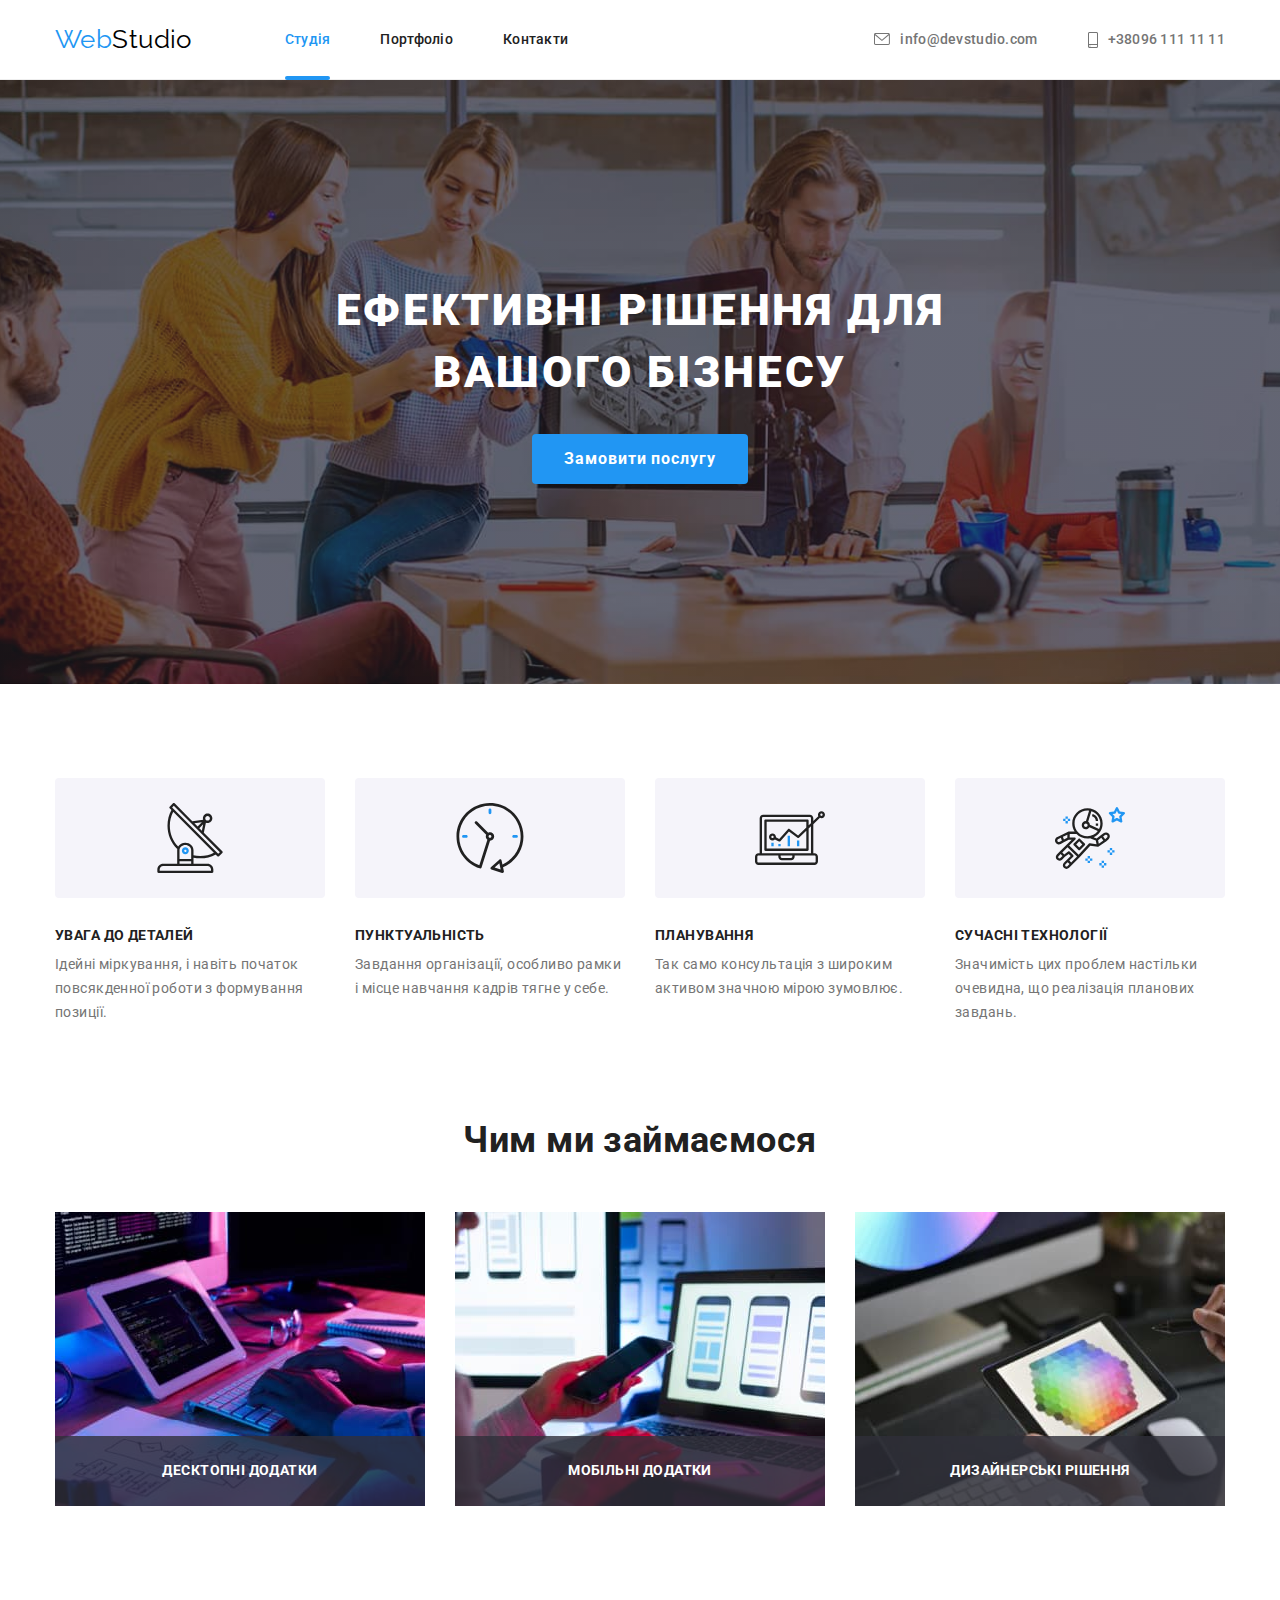
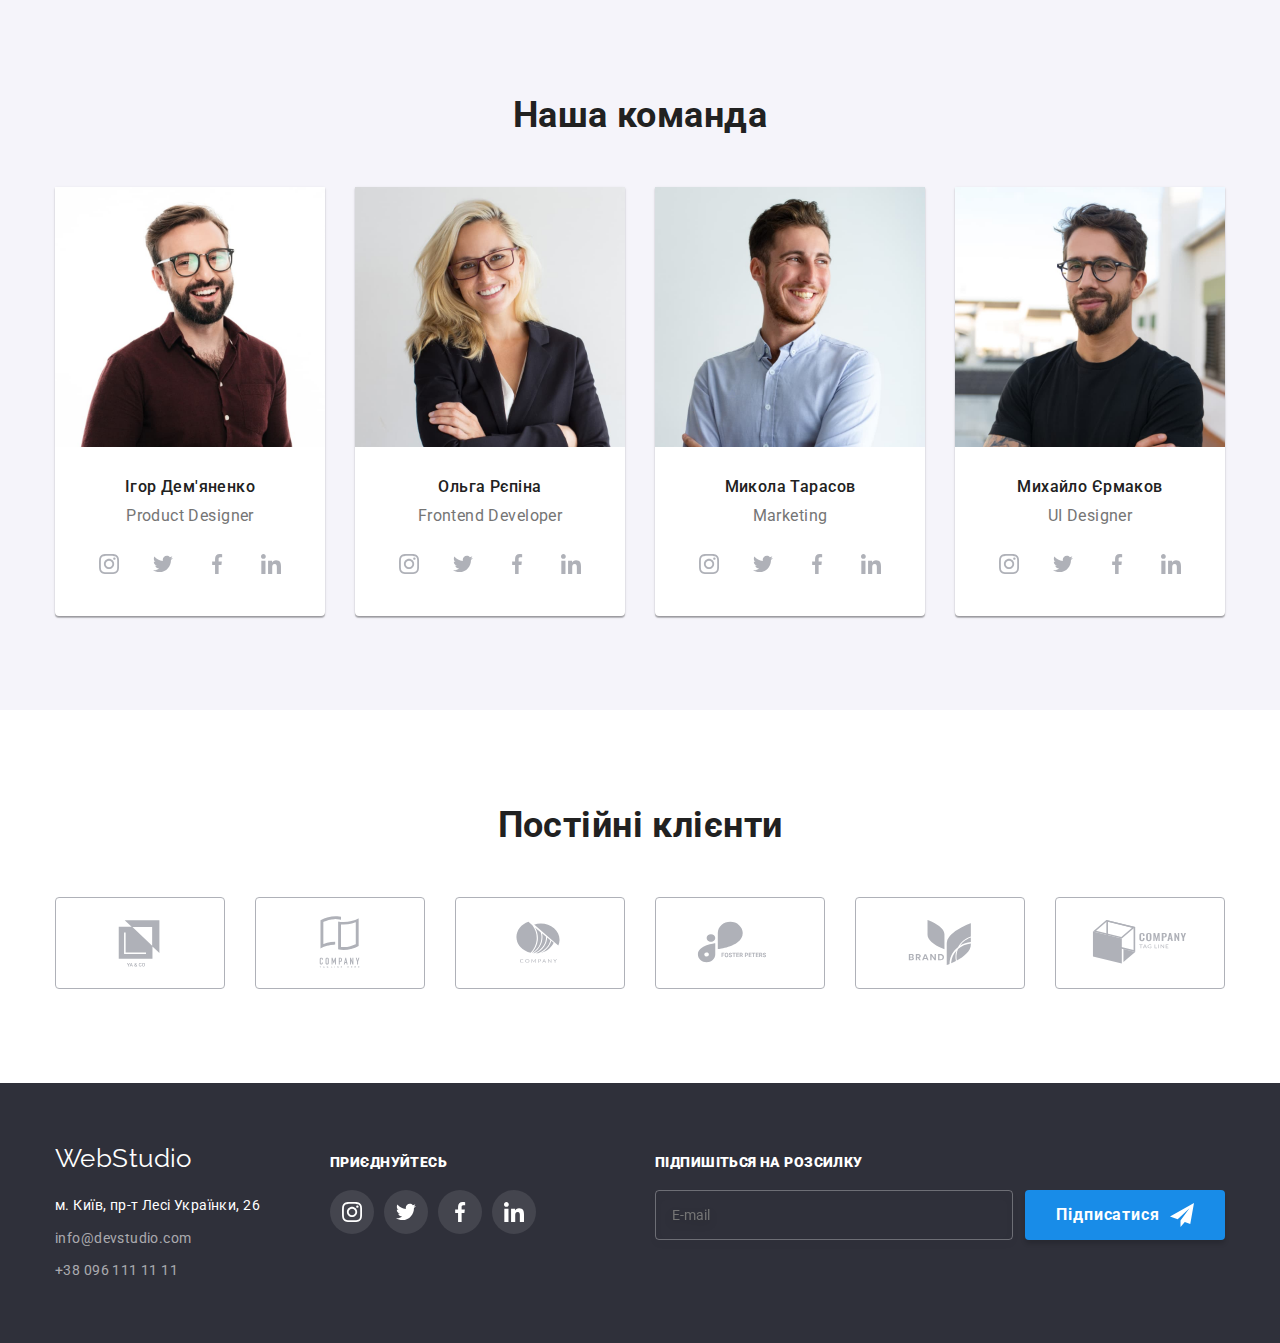
<file: index.html>
<!DOCTYPE html>
<html lang="uk">
  <head>
    <meta charset="UTF-8" />
    <meta http-equiv="X-UA-Compatible" content="IE=edge" />
    <meta name="viewport" content="width=device-width, initial-scale=1.0" />
    <title>Студія</title>
    <link
      href="https://fonts.googleapis.com/css2?family=Raleway:wght@700&family=Roboto:wght@400;500;700;900&display=swap"
      rel="stylesheet"
    />
    <link
      rel="stylesheet"
      href="https://cdnjs.cloudflare.com/ajax/libs/modern-normalize/1.1.0/modern-normalize.min.css"
    />
    <link rel="stylesheet" href="./css/main.min.css" />
  </head>
  <body>
    <header class="header">
      <div class="header__container container">
        <nav class="header__nav">
          <a href="./index.html" class="header__logo"><span class="logo-web">Web</span>Studio</a>
          <ul class="header__list list">
            <li>
              <a href="./index.html" class="header__link link header__link-current">Студія</a>
            </li>
            <li><a href="./portfolio.html" class="header__link link">Портфоліо</a></li>
            <li><a href="" class="header__link link">Контакти</a></li>
          </ul>
        </nav>
        <ul class="info list">
          <li>
            <a href="mailto:info@devstudio.com" class="info__link link">
              <svg class="info__mail" width="16px" height="12px">
                <use href="./images/symbol-defs-contact.svg#icon-mail"></use>
              </svg>
              info@devstudio.com</a
            >
          </li>
          <li>
            <a href="tel:+380961111111" class="info__link link">
              <svg class="info__tel" width="10px" height="16px">
                <use href="./images/symbol-defs-contact.svg#icon-tel"></use>
              </svg>
              +38096 111 11 11</a
            >
          </li>
        </ul>
      </div>
    </header>

    <main>
      <!-- Hero section-->
      <section class="hero">
        <div class="container">
          <h1 class="hero__title">Ефективні рішення для вашого бізнесу</h1>
          <button type="button" class="hero__btn" data-modal-open>Замовити послугу</button>
        </div>
      </section>
      <!-- Specialty -->
      <section class="specialty">
        <div class="container">
          <h2 class="visually-hidden">Особливості</h2>
          <ul class="specialty__list list">
            <li class="specialty__item">
              <div class="specialty__img">
                <svg class="specialty__icon" width="70px" height="70px">
                  <use href="./images/symbol-defs-specialty.svg#icon-antenna"></use>
                </svg>
              </div>
              <h3 class="specialty__title">Увага до деталей</h3>
              <p class="specialty__text">
                Ідейні міркування, і навіть початок повсякденної роботи з формування позиції.
              </p>
            </li>
            <li class="specialty__item">
              <div class="specialty__img">
                <svg class="specialty__icon" width="70px" height="70px">
                  <use href="./images/symbol-defs-specialty.svg#icon-clock"></use>
                </svg>
              </div>
              <h3 class="specialty__title">Пунктуальність</h3>
              <p class="specialty__text">
                Завдання організації, особливо рамки і місце навчання кадрів тягне у себе.
              </p>
            </li>
            <li class="specialty__item">
              <div class="specialty__img">
                <svg class="specialty__icon" width="70px" height="70px">
                  <use href="./images/symbol-defs-specialty.svg#icon-diagram"></use>
                </svg>
              </div>
              <h3 class="specialty__title">Планування</h3>
              <p class="specialty__text">
                Так само консультація з широким активом значною мірою зумовлює.
              </p>
            </li>
            <li class="specialty__item">
              <div class="specialty__img">
                <svg class="specialty__icon" width="70px" height="70px">
                  <use href="./images/symbol-defs-specialty.svg#icon-astronaut"></use>
                </svg>
              </div>
              <h3 class="specialty__title">Сучасні технології</h3>
              <p class="specialty__text">
                Значимість цих проблем настільки очевидна, що реалізація планових завдань.
              </p>
            </li>
          </ul>
        </div>
      </section>
      <!-- What do we do? -->
      <section class="works">
        <div class="container">
          <h2 class="section-title">Чим ми займаємося</h2>
          <ul class="works__list list">
            <li class="works__item">
              <div class="works__position">
                <img
                  src="./images/img-work-1.jpg"
                  alt="Тип діяльності компанії"
                  width="370"
                  height="294"
                />
                <div class="works__container"><p class="works__text">Десктопні додатки</p></div>
              </div>
            </li>
            <li class="works__item">
              <div class="works__position">
                <img
                  src="./images/img-work-2.jpg"
                  alt="Тип діяльності компанії"
                  width="370"
                  height="294"
                />
                <div class="works__container"><p class="works__text">Мобільні додатки</p></div>
              </div>
            </li>
            <li class="works__item">
              <div class="works__position">
                <img
                  src="./images/img-work-3.jpg"
                  alt="Тип діяльності компанії"
                  width="370"
                  height="294"
                />
                <div class="works__container"><p class="works__text">Дизайнерські рішення</p></div>
              </div>
            </li>
          </ul>
        </div>
      </section>
      <!-- Our team -->
      <section class="team">
        <div class="container">
          <h2 class="section-title">Наша команда</h2>
          <ul class="team__list list">
            <li class="team__item">
              <img src="./images/team-ihor.jpg" alt="Фотографія Ігора" width="270" height="260" />
              <div class="team__container">
                <h3 class="container__title">Ігор Дем'яненко</h3>
                <p class="container__text">Product Designer</p>
                <ul class="social-list list">
                  <li class="social-item">
                    <a href=""
                      ><svg class="social-icon" width="20px" height="20px">
                        <use href="./images/symbol-defs-social.svg#icon-instagram"></use>
                      </svg>
                    </a>
                  </li>
                  <li class="social-item">
                    <a href=""
                      ><svg class="social-icon" width="20px" height="20px">
                        <use href="./images/symbol-defs-social.svg#icon-twitter"></use>
                      </svg>
                    </a>
                  </li>
                  <li class="social-item">
                    <a href=""
                      ><svg class="social-icon" width="20px" height="20px">
                        <use href="./images/symbol-defs-social.svg#icon-facebook"></use>
                      </svg>
                    </a>
                  </li>
                  <li class="social-item">
                    <a href=""
                      ><svg class="social-icon" width="20px" height="20px">
                        <use href="./images/symbol-defs-social.svg#icon-linkedin"></use>
                      </svg>
                    </a>
                  </li>
                </ul>
              </div>
            </li>

            <li class="team__item">
              <img src="./images/team-olga.jpg" alt="Фотографія Ольги" width="270" height="260" />
              <div class="team__container">
                <h3 class="container__title">Ольга Рєпіна</h3>
                <p class="container__text">Frontend Developer</p>
                <ul class="social-list list">
                  <li class="social-item">
                    <a href=""
                      ><svg class="social-icon" width="20px" height="20px">
                        <use href="./images/symbol-defs-social.svg#icon-instagram"></use>
                      </svg>
                    </a>
                  </li>
                  <li class="social-item">
                    <a href=""
                      ><svg class="social-icon" width="20px" height="20px">
                        <use href="./images/symbol-defs-social.svg#icon-twitter"></use>
                      </svg>
                    </a>
                  </li>
                  <li class="social-item">
                    <a href=""
                      ><svg class="social-icon" width="20px" height="20px">
                        <use href="./images/symbol-defs-social.svg#icon-facebook"></use>
                      </svg>
                    </a>
                  </li>
                  <li class="social-item">
                    <a href=""
                      ><svg class="social-icon" width="20px" height="20px">
                        <use href="./images/symbol-defs-social.svg#icon-linkedin"></use>
                      </svg>
                    </a>
                  </li>
                </ul>
              </div>
            </li>

            <li class="team__item">
              <img
                src="./images/team-mukola.jpg"
                alt="Фотографія Миколи"
                width="270"
                height="260"
              />
              <div class="team__container">
                <h3 class="container__title">Микола Тарасов</h3>
                <p class="container__text">Marketing</p>
                <ul class="social-list list">
                  <li class="social-item">
                    <a href=""
                      ><svg class="social-icon" width="20px" height="20px">
                        <use href="./images/symbol-defs-social.svg#icon-instagram"></use>
                      </svg>
                    </a>
                  </li>
                  <li class="social-item">
                    <a href=""
                      ><svg class="social-icon" width="20px" height="20px">
                        <use href="./images/symbol-defs-social.svg#icon-twitter"></use>
                      </svg>
                    </a>
                  </li>
                  <li class="social-item">
                    <a href=""
                      ><svg class="social-icon" width="20px" height="20px">
                        <use href="./images/symbol-defs-social.svg#icon-facebook"></use>
                      </svg>
                    </a>
                  </li>
                  <li class="social-item">
                    <a href=""
                      ><svg class="social-icon" width="20px" height="20px">
                        <use href="./images/symbol-defs-social.svg#icon-linkedin"></use>
                      </svg>
                    </a>
                  </li>
                </ul>
              </div>
            </li>

            <li class="team__item">
              <img
                src="./images/team-muchail.jpg"
                alt="Фотографія Михайла"
                width="270"
                height="260"
              />
              <div class="team__container">
                <h3 class="container__title">Михайло Єрмаков</h3>
                <p class="container__text">UI Designer</p>
                <ul class="social-list list">
                  <li class="social-item">
                    <a href=""
                      ><svg class="social-icon" width="20px" height="20px">
                        <use href="./images/symbol-defs-social.svg#icon-instagram"></use>
                      </svg>
                    </a>
                  </li>
                  <li class="social-item">
                    <a href=""
                      ><svg class="social-icon" width="20px" height="20px">
                        <use href="./images/symbol-defs-social.svg#icon-twitter"></use>
                      </svg>
                    </a>
                  </li>
                  <li class="social-item">
                    <a href=""
                      ><svg class="social-icon" width="20px" height="20px">
                        <use href="./images/symbol-defs-social.svg#icon-facebook"></use>
                      </svg>
                    </a>
                  </li>
                  <li class="social-item">
                    <a href=""
                      ><svg class="social-icon" width="20px" height="20px">
                        <use href="./images/symbol-defs-social.svg#icon-linkedin"></use>
                      </svg>
                    </a>
                  </li>
                </ul>
              </div>
            </li>
          </ul>
        </div>
      </section>
      <!-- Clients -->
      <section class="clients">
        <div class="container">
          <h2 class="section-title">Постійні клієнти</h2>
          <ul class="clients__list list">
            <li>
              <a href="" class="clients__link"
                ><svg class="clients__svg" width="106" height="60">
                  <use href="./images/symbol-defs-clients.svg#icon-ya-co"></use>
                </svg>
              </a>
            </li>
            <li>
              <a href="" class="clients__link"
                ><svg class="clients__svg" width="106" height="60">
                  <use href="./images/symbol-defs-clients.svg#icon-company-tag-line-here"></use>
                </svg>
              </a>
            </li>
            <li>
              <a href="" class="clients__link"
                ><svg class="clients__svg" width="106" height="60">
                  <use href="./images/symbol-defs-clients.svg#icon-company"></use>
                </svg>
              </a>
            </li>
            <li>
              <a href="" class="clients__link"
                ><svg class="clients__svg" width="106" height="60">
                  <use href="./images/symbol-defs-clients.svg#icon-foster-peters"></use>
                </svg>
              </a>
            </li>
            <li>
              <a href="" class="clients__link"
                ><svg class="clients__svg" width="106" height="60">
                  <use href="./images/symbol-defs-clients.svg#icon-brand"></use>
                </svg>
              </a>
            </li>
            <li>
              <a href="" class="clients__link"
                ><svg class="clients__svg" width="106" height="60">
                  <use href="./images/symbol-defs-clients.svg#icon-company-tag-line"></use>
                </svg>
              </a>
            </li>
          </ul>
        </div>
      </section>
    </main>
    <footer class="footer">
      <div class="container footer-container">
        <div class="footer-adress">
          <a href="./index.html" class="footer-logo"><span class="logo-web">Web</span>Studio</a>
          <address>
            <ul class="footer-list list">
              <li class="adress link">
                <a
                  href="https://goo.gl/maps/cVfSzYXmB4WcppVj6"
                  target="_blank"
                  rel="noopener noreferrer"
                  >м. Київ, пр-т Лесі Українки, 26</a
                >
              </li>
              <li>
                <a href="mailto:info@devstudio.com" class="footer-link link">info@devstudio.com</a>
              </li>
              <li>
                <a href="tel:+380961111111" class="footer-link link">+38 096 111 11 11</a>
              </li>
            </ul>
          </address>
        </div>
        <div class="footer-social">
          <p class="footer-social-text"><strong>приєднуйтесь</strong></p>
          <ul class="footer-social-list list">
            <li class="social-footer-item">
              <a href=""
                ><svg class="social-icon-footer" width="20px" height="20px">
                  <use href="./images/symbol-defs-social.svg#icon-instagram"></use>
                </svg>
              </a>
            </li>
            <li class="social-footer-item">
              <a href=""
                ><svg class="social-icon-footer" width="20px" height="20px">
                  <use href="./images/symbol-defs-social.svg#icon-twitter"></use>
                </svg>
              </a>
            </li>
            <li class="social-footer-item">
              <a href=""
                ><svg class="social-icon-footer" width="20px" height="20px">
                  <use href="./images/symbol-defs-social.svg#icon-facebook"></use>
                </svg>
              </a>
            </li>
            <li class="social-footer-item">
              <a href=""
                ><svg class="social-icon-footer" width="20px" height="20px">
                  <use href="./images/symbol-defs-social.svg#icon-linkedin"></use>
                </svg>
              </a>
            </li>
          </ul>
        </div>
        <div class="footer-feedback">
          <p class="footer-form-title"><strong>Підпишіться на розсилку</strong></p>
          <form class="footer-form">
            <label for="footer-email"></label>
            <input
              type="email"
              name="footer-email"
              id="footer-email"
              placeholder="E-mail"
              required
            />
            <button type="submit" class="footer-btn">
              Підписатися
              <svg>
                <use
                  href="./images/modal-icon.svg#icon-footer-send"
                  width="24px"
                  height="24px"
                ></use>
              </svg>
            </button>
          </form>
        </div>
      </div>
    </footer>
    <!-- Modal -->
    <div class="backdrop is-hidden" data-modal>
      <div class="modal">
        <button class="close" data-modal-close>
          <svg class="close-btn" width="18" height="18">
            <use href="./images/symbol-defs-specialty.svg#icon-close-btn"></use>
          </svg>
        </button>

        <form class="form-modal">
          <p class="modal-title">Залиште свої дані, ми вам передзвонимо</p>
          <div class="modal-input">
            <label for="name">Ім'я</label>
            <div class="modal-wrap">
              <input type="text" name="name" id="name" required />
              <svg>
                <use href="./images/modal-icon.svg#icon-person" width="18px" height="18px"></use>
              </svg>
            </div>
          </div>
          <div class="modal-input">
            <label for="tel">Телефон</label>
            <div class="modal-wrap">
              <input type="tel" name="tel" id="tel" required />
              <svg>
                <use href="./images/modal-icon.svg#icon-phone" width="18px" height="18px"></use>
              </svg>
            </div>
          </div>
          <div class="modal-input">
            <label for="email">Пошта</label>
            <div class="modal-wrap">
              <input type="email" name="email" id="email" required />
              <svg>
                <use href="./images/modal-icon.svg#icon-email" width="18px" height="18px"></use>
              </svg>
            </div>
          </div>
          <div class="modal-textarea">
            <label for="textarea">Коментар</label>
            <textarea
              name="textarea"
              id="textarea"
              class="modal-textarea-text"
              placeholder="Введіть текст"
            ></textarea>
          </div>
          <div class="modal-checkbox">
            <label for="checkbox"
              ><input
                type="checkbox"
                name="checkbox"
                id="checkbox"
                class="visually-hidden"
                required
              />
              <div class="fake-checkbox">
                <svg>
                  <use href="./images/modal-icon.svg#icon-checked" width="11px" height="8px"></use>
                </svg>
              </div>
              Погоджуюся з розсилкою та приймаю <a href="">Умови договору</a></label
            >
          </div>
          <div class="modal-btn">
            <button type="submit" class="modal-submit">Відправити</button>
          </div>
        </form>
      </div>
    </div>

    <script src="./js/modal.js"></script>
  </body>
</html>
</file>
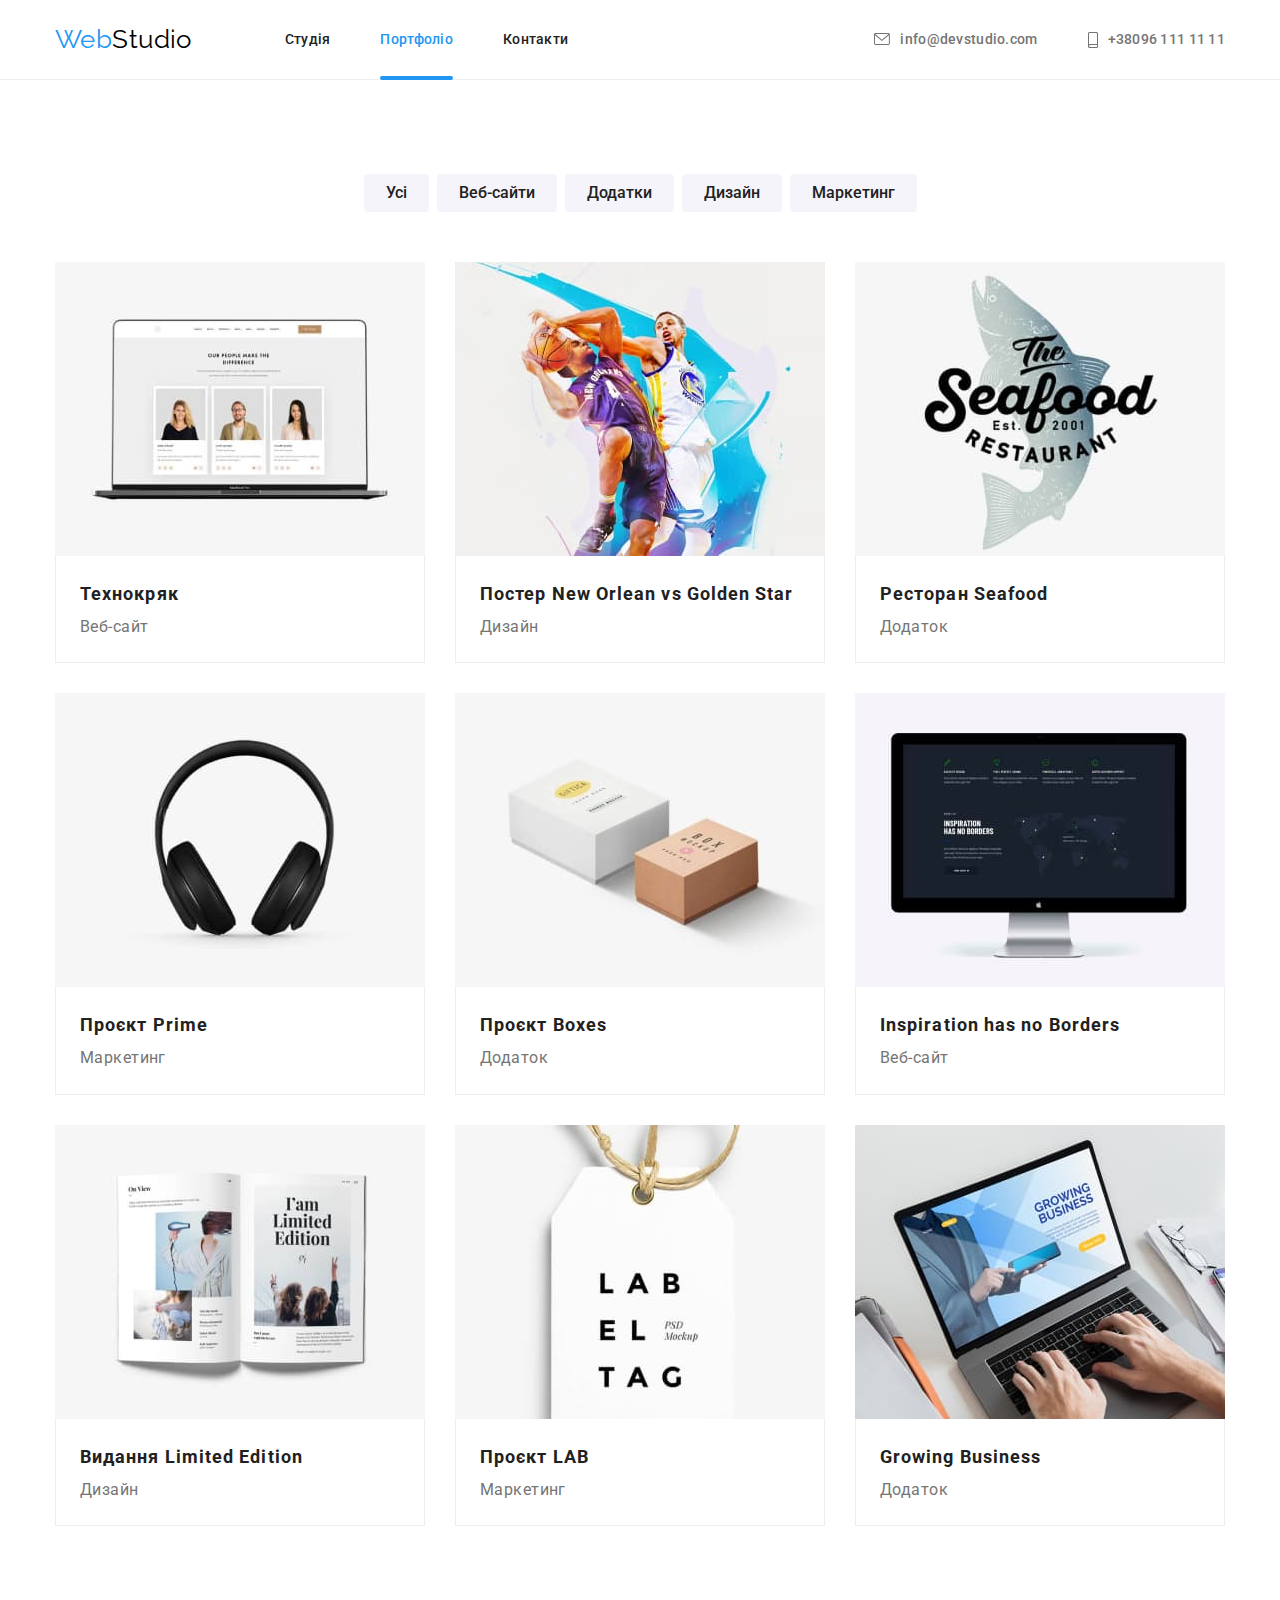
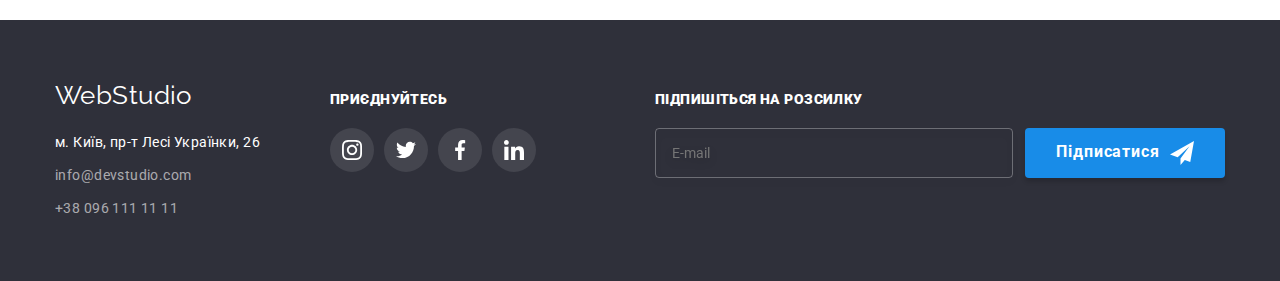
<file: portfolio.html>
<!DOCTYPE html>
<html lang="uk">
  <head>
    <meta charset="UTF-8" />
    <meta http-equiv="X-UA-Compatible" content="IE=edge" />
    <meta name="viewport" content="width=device-width, initial-scale=1.0" />
    <title>Студія</title>
    <link
      href="https://fonts.googleapis.com/css2?family=Raleway:wght@700&family=Roboto:wght@400;500;700;900&display=swap"
      rel="stylesheet"
    />
    <link
      rel="stylesheet"
      href="https://cdnjs.cloudflare.com/ajax/libs/modern-normalize/1.1.0/modern-normalize.min.css"
    />
    <link rel="stylesheet" href="./css/main.min.css" />
  </head>
  <body>
    <header class="header">
      <div class="header__container container">
        <nav class="header__nav">
          <a href="./index.html" class="header__logo"><span class="logo-web">Web</span>Studio</a>
          <ul class="header__list list">
            <li>
              <a href="./index.html" class="header__link link">Студія</a>
            </li>
            <li>
              <a href="./portfolio.html" class="header__link link header__link-current"
                >Портфоліо</a
              >
            </li>
            <li><a href="" class="header__link link">Контакти</a></li>
          </ul>
        </nav>
        <ul class="info list">
          <li>
            <a href="mailto:info@devstudio.com" class="info__link link">
              <svg class="info__mail" width="16px" height="12px">
                <use href="./images/symbol-defs-contact.svg#icon-mail"></use>
              </svg>
              info@devstudio.com</a
            >
          </li>
          <li>
            <a href="tel:+380961111111" class="info__link link">
              <svg class="info__tel" width="10px" height="16px">
                <use href="./images/symbol-defs-contact.svg#icon-tel"></use>
              </svg>
              +38096 111 11 11</a
            >
          </li>
        </ul>
      </div>
    </header>
    <main>
      <section class="main-section">
        <div class="container">
          <h1 class="visually-hidden">Навігація</h1>
          <ul class="btn-list list">
            <li><button type="button" class="portfolio-nav-btn">Усі</button></li>
            <li><button type="button" class="portfolio-nav-btn">Веб-сайти</button></li>
            <li><button type="button" class="portfolio-nav-btn">Додатки</button></li>
            <li><button type="button" class="portfolio-nav-btn">Дизайн</button></li>
            <li><button type="button" class="portfolio-nav-btn">Маркетинг</button></li>
          </ul>

          <ul class="info-list list">
            <li class="portfolio-info-list">
              <a href="">
                <div class="portfolio-img">
                  <img src="./images/portfolio-tehn.jpg" alt="технокряк" width="370" height="294" />
                  <div class="portfolio-info-container">
                    <p class="portfolio-info-text">
                      Ресурс пропонує комплексні пропозиції з різним рівнем функціоналу та сервісів.
                      Все це дозволить відвідувачу отримати вичерпні відомості про компанію чи
                      приватну особу.
                    </p>
                  </div>
                </div>
                <div class="border-title">
                  <h2 class="portfolio-title">Технокряк</h2>
                  <p class="portfolio-text">Веб-сайт</p>
                </div>
              </a>
            </li>
            <li class="portfolio-info-list">
              <a href="">
                <div class="portfolio-img">
                  <img
                    src="./images/portfolio-poster.jpg"
                    alt="Постер New Orlean vs Golden Star"
                    width="370"
                    height="294"
                  />
                  <div class="portfolio-info-container">
                    <p class="portfolio-info-text">
                      Ресурс пропонує комплексні пропозиції з різним рівнем функціоналу та сервісів.
                      Все це дозволить відвідувачу отримати вичерпні відомості про компанію чи
                      приватну особу.
                    </p>
                  </div>
                </div>
                <div class="border-title">
                  <h2 class="portfolio-title">Постер New Orlean vs Golden Star</h2>
                  <p class="portfolio-text">Дизайн</p>
                </div>
              </a>
            </li>
            <li class="portfolio-info-list">
              <a href="">
                <div class="portfolio-img">
                  <img
                    src="./images/portfolio-restaurant.jpg"
                    alt="Ресторан Seafood"
                    width="370"
                    height="294"
                  />
                  <div class="portfolio-info-container">
                    <p class="portfolio-info-text">
                      Ресурс пропонує комплексні пропозиції з різним рівнем функціоналу та сервісів.
                      Все це дозволить відвідувачу отримати вичерпні відомості про компанію чи
                      приватну особу.
                    </p>
                  </div>
                </div>
                <div class="border-title">
                  <h2 class="portfolio-title">Ресторан Seafood</h2>
                  <p class="portfolio-text">Додаток</p>
                </div>
              </a>
            </li>
            <li class="portfolio-info-list">
              <a href="">
                <div class="portfolio-img">
                  <img
                    src="./images/portfolio-prgct-prime.jpg"
                    alt="Проєкт Prime"
                    width="370"
                    height="294"
                  />
                  <div class="portfolio-info-container">
                    <p class="portfolio-info-text">
                      Ресурс пропонує комплексні пропозиції з різним рівнем функціоналу та сервісів.
                      Все це дозволить відвідувачу отримати вичерпні відомості про компанію чи
                      приватну особу.
                    </p>
                  </div>
                </div>
                <div class="border-title">
                  <h2 class="portfolio-title">Проєкт Prime</h2>
                  <p class="portfolio-text">Маркетинг</p>
                </div>
              </a>
            </li>
            <li class="portfolio-info-list">
              <a href="">
                <div class="portfolio-img">
                  <img
                    src="./images/portfolio-prgct-boxes.jpg"
                    alt="Проєкт Boxes"
                    width="370"
                    height="294"
                  />
                  <div class="portfolio-info-container">
                    <p class="portfolio-info-text">
                      Ресурс пропонує комплексні пропозиції з різним рівнем функціоналу та сервісів.
                      Все це дозволить відвідувачу отримати вичерпні відомості про компанію чи
                      приватну особу.
                    </p>
                  </div>
                </div>
                <div class="border-title">
                  <h2 class="portfolio-title">Проєкт Boxes</h2>
                  <p class="portfolio-text">Додаток</p>
                </div>
              </a>
            </li>
            <li class="portfolio-info-list">
              <a href="">
                <div class="portfolio-img">
                  <img
                    src="./images/portfolio-inspiration.jpg"
                    alt="Inspiration has no Borders"
                    width="370"
                    height="294"
                  />
                  <div class="portfolio-info-container">
                    <p class="portfolio-info-text">
                      Ресурс пропонує комплексні пропозиції з різним рівнем функціоналу та сервісів.
                      Все це дозволить відвідувачу отримати вичерпні відомості про компанію чи
                      приватну особу.
                    </p>
                  </div>
                </div>
                <div class="border-title">
                  <h2 class="portfolio-title">Inspiration has no Borders</h2>
                  <p class="portfolio-text">Веб-сайт</p>
                </div>
              </a>
            </li>
            <li class="portfolio-info-list">
              <a href="">
                <div class="portfolio-img">
                  <img
                    src="./images/portfolio-edition.jpg"
                    alt="Видання Limited Edition"
                    width="370"
                    height="294"
                  />
                  <div class="portfolio-info-container">
                    <p class="portfolio-info-text">
                      Ресурс пропонує комплексні пропозиції з різним рівнем функціоналу та сервісів.
                      Все це дозволить відвідувачу отримати вичерпні відомості про компанію чи
                      приватну особу.
                    </p>
                  </div>
                </div>
                <div class="border-title">
                  <h2 class="portfolio-title">Видання Limited Edition</h2>
                  <p class="portfolio-text">Дизайн</p>
                </div>
              </a>
            </li>
            <li class="portfolio-info-list">
              <a href="">
                <div class="portfolio-img">
                  <img
                    src="./images/portfolio-prgct-lab.jpg"
                    alt="Проєкт LAB"
                    width="370"
                    height="294"
                  />
                  <div class="portfolio-info-container">
                    <p class="portfolio-info-text">
                      Ресурс пропонує комплексні пропозиції з різним рівнем функціоналу та сервісів.
                      Все це дозволить відвідувачу отримати вичерпні відомості про компанію чи
                      приватну особу.
                    </p>
                  </div>
                </div>
                <div class="border-title">
                  <h2 class="portfolio-title">Проєкт LAB</h2>
                  <p class="portfolio-text">Маркетинг</p>
                </div>
              </a>
            </li>
            <li class="portfolio-info-list">
              <a href="">
                <div class="portfolio-img">
                  <img
                    src="./images/portfolio-business.jpg"
                    alt="Growing Business"
                    width="370"
                    height="294"
                  />
                  <div class="portfolio-info-container">
                    <p class="portfolio-info-text">
                      Ресурс пропонує комплексні пропозиції з різним рівнем функціоналу та сервісів.
                      Все це дозволить відвідувачу отримати вичерпні відомості про компанію чи
                      приватну особу.
                    </p>
                  </div>
                </div>
                <div class="border-title">
                  <h2 class="portfolio-title">Growing Business</h2>
                  <p class="portfolio-text">Додаток</p>
                </div>
              </a>
            </li>
          </ul>
        </div>
      </section>
    </main>
    <footer class="footer">
      <div class="container footer-container">
        <div class="footer-adress">
          <a href="./index.html" class="footer-logo"><span class="logo-web">Web</span>Studio</a>
          <address>
            <ul class="footer-list list">
              <li class="adress link">
                <a
                  href="https://goo.gl/maps/cVfSzYXmB4WcppVj6"
                  target="_blank"
                  rel="noopener noreferrer"
                  >м. Київ, пр-т Лесі Українки, 26</a
                >
              </li>
              <li>
                <a href="mailto:info@devstudio.com" class="footer-link link">info@devstudio.com</a>
              </li>
              <li>
                <a href="tel:+380961111111" class="footer-link link">+38 096 111 11 11</a>
              </li>
            </ul>
          </address>
        </div>
        <div class="footer-social">
          <p class="footer-social-text"><strong>приєднуйтесь</strong></p>

          <ul class="footer-social-list list">
            <li class="social-footer-item">
              <a href=""
                ><svg class="social-icon-footer" width="20px" height="20px">
                  <use href="./images/symbol-defs-social.svg#icon-instagram"></use>
                </svg>
              </a>
            </li>
            <li class="social-footer-item">
              <a href=""
                ><svg class="social-icon-footer" width="20px" height="20px">
                  <use href="./images/symbol-defs-social.svg#icon-twitter"></use>
                </svg>
              </a>
            </li>
            <li class="social-footer-item">
              <a href=""
                ><svg class="social-icon-footer" width="20px" height="20px">
                  <use href="./images/symbol-defs-social.svg#icon-facebook"></use>
                </svg>
              </a>
            </li>
            <li class="social-footer-item">
              <a href=""
                ><svg class="social-icon-footer" width="20px" height="20px">
                  <use href="./images/symbol-defs-social.svg#icon-linkedin"></use>
                </svg>
              </a>
            </li>
          </ul>
        </div>
        <div class="footer-feedback">
          <p class="footer-form-title"><strong>Підпишіться на розсилку</strong></p>
          <form class="footer-form">
            <label for="footer-email"></label>
            <input type="email" name="footer-email" placeholder="E-mail" required />
            <button type="submit" class="footer-btn">
              Підписатися
              <svg>
                <use
                  href="./images/modal-icon.svg#icon-footer-send"
                  width="24px"
                  height="24px"
                ></use>
              </svg>
            </button>
          </form>
        </div>
      </div>
    </footer>
  </body>
</html>
</file>
<file: css/main.min.css>
:root{--accent-color: #2196f3;--primary-text-color: #757575;--secondary-text-color: #212121;--primary-link-color: #ffffff;--secondary-link-color: #000000;--primary-background-color: #2f303a;--button-active-color: #188ce8;--secondary-background-color: #f5f4fa;--tertiary-link-color: rgba(255, 255, 255, 0.6);--border-color: #eeeeee;--primary-svg-color: #afb1b8}body{font-family:"Roboto",sans-serif;color:var(--primary-text-color);font-size:14px;line-height:1.7;letter-spacing:.03em;background-color:var(--primary-link-color);margin:0}img{display:block}h1,h2,h3,ul,p{margin:0;padding:0}.container{width:1200px;margin:0 auto;padding-left:15px;padding-right:15px}.link:hover,.link:focus{color:var(--accent-color)}.list{list-style:none}.section-title{color:var(--secondary-text-color);font-size:36px;line-height:1.2;text-align:center;margin-bottom:50px}.header{background-color:var(--primary-link-color);border-bottom:1px solid var(--border-color)}.header__container{display:-webkit-box;display:-ms-flexbox;display:flex;-webkit-box-align:center;-ms-flex-align:center;align-items:center}.header__nav{display:-webkit-box;display:-ms-flexbox;display:flex;-webkit-box-align:center;-ms-flex-align:center;align-items:center}.header__logo{color:var(--secondary-link-color);font-family:"Raleway",sans-serif;font-size:26px;line-height:1.2;text-decoration:none;margin-right:93px}.header__logo .logo-web{color:var(--accent-color)}.header__list{display:-webkit-box;display:-ms-flexbox;display:flex}.header__list li:not(:last-child){margin-right:50px}.header__link{display:block;color:var(--secondary-text-color);font-weight:500;line-height:1.1;letter-spacing:.02em;text-decoration:none;padding-top:32px;padding-bottom:32px;-webkit-transition-property:color;transition-property:color;-webkit-transition-duration:250ms;transition-duration:250ms;-webkit-transition-timing-function:cubic-bezier(0.4, 0, 0.2, 1);transition-timing-function:cubic-bezier(0.4, 0, 0.2, 1)}.header__link-current{position:relative;color:var(--accent-color)}.header__link-current::after{content:"";position:absolute;bottom:-1px;display:block;width:100%;height:4px;background-color:var(--accent-color);border-radius:2px}.info{display:-webkit-box;display:-ms-flexbox;display:flex;margin-left:auto}.info li:not(:last-child){margin-right:50px}.info .info__mail{margin-right:10px;fill:currentColor}.info .info__tel{margin-right:10px;fill:currentColor}.info__link{display:-webkit-box;display:-ms-flexbox;display:flex;color:var(--primary-text-color);font-weight:500;line-height:1.1;letter-spacing:.02em;text-decoration:none;text-align:center;-webkit-box-align:center;-ms-flex-align:center;align-items:center;-webkit-transition-property:color;transition-property:color;-webkit-transition-duration:250ms;transition-duration:250ms;-webkit-transition-timing-function:cubic-bezier(0.4, 0, 0.2, 1);transition-timing-function:cubic-bezier(0.4, 0, 0.2, 1)}.hero{background-image:-webkit-gradient(linear, left top, right top, from(rgba(47, 48, 58, 0.4)), to(rgba(47, 48, 58, 0.4))),url(../images/hero-bgr.jpg);background-image:linear-gradient(to right, rgba(47, 48, 58, 0.4), rgba(47, 48, 58, 0.4)),url(../images/hero-bgr.jpg);background-color:var(--primary-background-color);margin:0 auto;max-width:1600px;min-height:600px;background-repeat:no-repeat;background-position:center;background-size:cover;text-align:center;padding:200px 0px}.hero__title{width:696px;color:var(--primary-link-color);font-weight:900;font-size:44px;line-height:1.4;letter-spacing:.06em;text-transform:uppercase;margin:inherit}.hero__btn{display:inline-block;min-width:216px;background-color:var(--accent-color);color:var(--primary-link-color);font-weight:700;font-size:16px;line-height:1.9;letter-spacing:.06em;cursor:pointer;font-family:inherit;border:none;border-radius:4px;padding:10px 32px;margin-top:30px;-webkit-transition-property:background-color,color;transition-property:background-color,color;-webkit-transition-duration:250ms;transition-duration:250ms;-webkit-transition-timing-function:cubic-bezier(0.4, 0, 0.2, 1);transition-timing-function:cubic-bezier(0.4, 0, 0.2, 1)}.hero__btn:hover,.hero__btn:focus{background-color:var(--primary-link-color);color:var(--accent-color)}.hero__btn:active{background-color:var(--button-active-color);color:var(--primary-link-color)}.specialty{padding-top:94px;padding-bottom:94px}.specialty__img{display:-webkit-box;display:-ms-flexbox;display:flex;-webkit-box-align:center;-ms-flex-align:center;align-items:center;-webkit-box-pack:center;-ms-flex-pack:center;justify-content:center;background:var(--secondary-background-color);border-radius:4px;width:270px;height:120px;margin-bottom:30px}.specialty__list{display:-webkit-box;display:-ms-flexbox;display:flex}.visually-hidden{position:absolute;white-space:nowrap;width:1px;height:1px;overflow:hidden;border:0;padding:0;clip:rect(0 0 0 0);-webkit-clip-path:inset(50%);clip-path:inset(50%);margin:-1px}.specialty__title{color:var(--secondary-text-color);font-size:14px;line-height:1.1;text-transform:uppercase;margin-bottom:10px}.specialty__item:not(:last-child){margin-right:30px}.works{padding-bottom:94px}.works__list{display:-webkit-box;display:-ms-flexbox;display:flex}.works__item:not(:last-child){margin-right:30px}.works__position{position:relative}.works__container{display:-webkit-box;display:-ms-flexbox;display:flex;-webkit-box-pack:center;-ms-flex-pack:center;justify-content:center;-webkit-box-align:center;-ms-flex-align:center;align-items:center;width:370px;height:70px;position:absolute;background-color:rgba(47,48,58,.8);bottom:0}.works__text{color:var(--primary-link-color);font-weight:700;font-size:14px;line-height:1.1;letter-spacing:.03em;text-transform:uppercase}.team{background-color:var(--secondary-background-color);padding:94px 0px;text-align:center;margin:0 auto}.team__list{display:-webkit-box;display:-ms-flexbox;display:flex}.team__item{background-color:var(--primary-link-color);-webkit-box-shadow:0px 1px 3px rgba(0,0,0,.12),0px 1px 1px rgba(0,0,0,.14),0px 2px 1px rgba(0,0,0,.2);box-shadow:0px 1px 3px rgba(0,0,0,.12),0px 1px 1px rgba(0,0,0,.14),0px 2px 1px rgba(0,0,0,.2);border-radius:0px 0px 4px 4px}.team__item:not(:last-child){margin-right:30px}.team__container{padding-top:30px;padding-bottom:30px}.container__title{color:var(--secondary-text-color);font-weight:500;font-size:16px;line-height:1.2}.container__text{font-size:16px;line-height:1.2;margin-top:10px;margin-bottom:16px}.social-list{display:-webkit-box;display:-ms-flexbox;display:flex;-webkit-box-pack:center;-ms-flex-pack:center;justify-content:center}.social-item a{display:-webkit-box;display:-ms-flexbox;display:flex;-webkit-box-pack:center;-ms-flex-pack:center;justify-content:center;-webkit-box-align:center;-ms-flex-align:center;align-items:center;width:44px;height:44px;background-color:var(--primary-link-color);border-radius:50%;-webkit-transition-property:background-color;transition-property:background-color;-webkit-transition-duration:250ms;transition-duration:250ms;-webkit-transition-timing-function:cubic-bezier(0.4, 0, 0.2, 1);transition-timing-function:cubic-bezier(0.4, 0, 0.2, 1)}.social-item:not(:last-child){margin-right:10px}.social-item a:hover,.social-item a:focus{background-color:var(--accent-color)}.social-item a:hover>svg,.social-item a:focus>svg{fill:var(--primary-link-color)}.social-icon{fill:var(--primary-svg-color);-webkit-transition-property:fill;transition-property:fill;-webkit-transition-duration:250ms;transition-duration:250ms;-webkit-transition-timing-function:cubic-bezier(0.4, 0, 0.2, 1);transition-timing-function:cubic-bezier(0.4, 0, 0.2, 1)}.clients{padding-top:94px;padding-bottom:94px}.clients__list{display:-webkit-box;display:-ms-flexbox;display:flex}.clients__list li:not(:last-child){margin-right:30px}.clients__link{display:-webkit-box;display:-ms-flexbox;display:flex;-webkit-box-pack:center;-ms-flex-pack:center;justify-content:center;-webkit-box-align:center;-ms-flex-align:center;align-items:center;width:170px;height:92px;border:1px solid var(--primary-svg-color);border-radius:4px;-webkit-transition-property:border-color;transition-property:border-color;-webkit-transition-duration:250ms;transition-duration:250ms;-webkit-transition-timing-function:cubic-bezier(0.4, 0, 0.2, 1);transition-timing-function:cubic-bezier(0.4, 0, 0.2, 1)}.clients__link:hover,.clients__link:focus{border-color:var(--accent-color)}.clients__link:hover>svg,.clients__link:focus>svg{fill:var(--accent-color)}.clients__svg{fill:var(--primary-svg-color);-webkit-transition-property:fill;transition-property:fill;-webkit-transition-duration:250ms;transition-duration:250ms;-webkit-transition-timing-function:cubic-bezier(0.4, 0, 0.2, 1);transition-timing-function:cubic-bezier(0.4, 0, 0.2, 1)}.footer{background-color:var(--primary-background-color);padding:60px 0px}.footer-container{display:-webkit-box;display:-ms-flexbox;display:flex;-webkit-box-align:baseline;-ms-flex-align:baseline;align-items:baseline}.footer-adress{margin-right:70px}.footer-logo{display:inline-block;color:var(--primary-link-color);font-family:"Raleway",sans-serif;font-size:26px;line-height:1.2;text-decoration:none;margin-bottom:20px}.footer-list li:not(:last-child){margin-bottom:9px}.adress{color:var(--primary-link-color);text-decoration:none}.footer-link{color:var(--tertiary-link-color);text-decoration:none;font-style:normal;-webkit-transition-property:color;transition-property:color;-webkit-transition-duration:250ms;transition-duration:250ms;-webkit-transition-timing-function:cubic-bezier(0.4, 0, 0.2, 1);transition-timing-function:cubic-bezier(0.4, 0, 0.2, 1)}.adress a{color:var(--primary-link-color);font-style:normal;text-decoration:none;-webkit-transition-property:color;transition-property:color;-webkit-transition-duration:250ms;transition-duration:250ms;-webkit-transition-timing-function:cubic-bezier(0.4, 0, 0.2, 1);transition-timing-function:cubic-bezier(0.4, 0, 0.2, 1)}.adress a:hover,.adress a:focus{color:var(--accent-color)}.footer-social-text{font-weight:700;font-size:14px;line-height:1.1;letter-spacing:.03em;text-transform:uppercase;color:var(--primary-link-color);margin-bottom:20px}.footer-social-list{display:-webkit-box;display:-ms-flexbox;display:flex;gap:10px}.social-footer-item>a{display:-webkit-box;display:-ms-flexbox;display:flex;-webkit-box-pack:center;-ms-flex-pack:center;justify-content:center;-webkit-box-align:center;-ms-flex-align:center;align-items:center;width:44px;height:44px;background-color:rgba(255,255,255,.1);border-radius:50%;-webkit-transition-property:background-color;transition-property:background-color;-webkit-transition-duration:250ms;transition-duration:250ms;-webkit-transition-timing-function:cubic-bezier(0.4, 0, 0.2, 1);transition-timing-function:cubic-bezier(0.4, 0, 0.2, 1)}.social-footer-item>a:hover,.social-footer-item>a:focus{background-color:var(--accent-color)}.social-icon-footer{fill:var(--primary-link-color)}.footer-feedback{margin-left:auto}.footer-form svg{height:24px;width:24px}.footer-form-title{color:var(--primary-link-color);font-weight:700;font-size:14px;line-height:1.1;letter-spacing:.03em;text-transform:uppercase;margin-bottom:20px}.footer-form{display:-webkit-box;display:-ms-flexbox;display:flex}.footer-form input{color:var(--primary-link-color);width:358px;height:50px;outline:none;padding-left:16px;padding-right:16px;margin-right:12px;background:inherit;border:1px solid rgba(255,255,255,.3);-webkit-filter:drop-shadow(0px 4px 4px rgba(0, 0, 0, 0.15));filter:drop-shadow(0px 4px 4px rgba(0, 0, 0, 0.15));border-radius:4px;-webkit-transition-property:border;transition-property:border;-webkit-transition-duration:250ms;transition-duration:250ms;-webkit-transition-timing-function:cubic-bezier(0.4, 0, 0.2, 1);transition-timing-function:cubic-bezier(0.4, 0, 0.2, 1)}.footer-form input:focus{border:1px solid var(--accent-color)}.footer-btn{display:-webkit-box;display:-ms-flexbox;display:flex;-webkit-box-align:center;-ms-flex-align:center;align-items:center;-webkit-box-pack:center;-ms-flex-pack:center;justify-content:center;min-width:200px;min-height:50px;color:var(--primary-link-color);background:var(--button-active-color);border:none;-webkit-box-shadow:0px 4px 4px rgba(0,0,0,.15);box-shadow:0px 4px 4px rgba(0,0,0,.15);border-radius:4px;cursor:pointer;font-weight:700;font-size:16px;line-height:1.9;letter-spacing:.06em;-webkit-transition-property:background-color;transition-property:background-color;-webkit-transition-duration:250ms;transition-duration:250ms;-webkit-transition-timing-function:cubic-bezier(0.4, 0, 0.2, 1);transition-timing-function:cubic-bezier(0.4, 0, 0.2, 1)}.footer-btn:hover,.footer-btn:focus{background:var(--accent-color)}.footer-btn svg{margin-left:10px}.backdrop{position:fixed;top:0;left:0;width:100%;height:100%;background:rgba(0,0,0,.2);opacity:1;-webkit-transition:opacity 500ms cubic-bezier(0.4, 0, 0.2, 1),visibility 500ms cubic-bezier(0.4, 0, 0.2, 1);transition:opacity 500ms cubic-bezier(0.4, 0, 0.2, 1),visibility 500ms cubic-bezier(0.4, 0, 0.2, 1)}.is-hidden{opacity:0;pointer-events:none;visibility:hidden}.modal{min-width:528px;min-height:581px;background-color:var(--primary-link-color);border-radius:4px;padding:40px;position:absolute;top:50%;left:50%;-webkit-transform:translate(-50%, -50%);transform:translate(-50%, -50%)}.close{cursor:pointer;background-color:var(--primary-link-color);border:1px solid rgba(0,0,0,.1);border-radius:50%;padding:0;width:30px;height:30px;display:-webkit-box;display:-ms-flexbox;display:flex;-webkit-box-pack:center;-ms-flex-pack:center;justify-content:center;-webkit-box-align:center;-ms-flex-align:center;align-items:center;position:absolute;top:8px;right:8px;-webkit-transition-property:-webkit-box-shadow;transition-property:-webkit-box-shadow;transition-property:box-shadow;transition-property:box-shadow, -webkit-box-shadow;-webkit-transition-duration:250ms;transition-duration:250ms;-webkit-transition-timing-function:cubic-bezier(0.4, 0, 0.2, 1);transition-timing-function:cubic-bezier(0.4, 0, 0.2, 1)}.close svg{-webkit-transition-property:fill;transition-property:fill;-webkit-transition-duration:250ms;transition-duration:250ms;-webkit-transition-timing-function:cubic-bezier(0.4, 0, 0.2, 1);transition-timing-function:cubic-bezier(0.4, 0, 0.2, 1)}.close:hover{-webkit-box-shadow:0px 1px 3px rgba(0,0,0,.12),0px 1px 1px rgba(0,0,0,.14),0px 2px 1px rgba(0,0,0,.2);box-shadow:0px 1px 3px rgba(0,0,0,.12),0px 1px 1px rgba(0,0,0,.14),0px 2px 1px rgba(0,0,0,.2);fill:var(--accent-color)}.modal-title{font-weight:700;font-size:20px;line-height:1.2;text-align:center;letter-spacing:.03em;color:var(--secondary-text-color);margin-bottom:12px}.modal-input{display:-webkit-box;display:-ms-flexbox;display:flex;-webkit-box-orient:vertical;-webkit-box-direction:normal;-ms-flex-direction:column;flex-direction:column;margin-bottom:10px}.form-modal label{font-weight:400;font-size:12px;line-height:1.2;letter-spacing:.01em;color:var(--primary-text-color);margin-bottom:4px}.modal-wrap{position:relative}.modal-wrap input{width:100%;height:40px;padding-left:42px;padding-right:42px;outline:none;border:1px solid rgba(33,33,33,.2);border-radius:4px;-webkit-transition-property:border;transition-property:border;-webkit-transition-duration:250ms;transition-duration:250ms;-webkit-transition-timing-function:cubic-bezier(0.4, 0, 0.2, 1);transition-timing-function:cubic-bezier(0.4, 0, 0.2, 1)}.form-modal input:focus{border:1px solid var(--accent-color)}.form-modal input:focus+svg{fill:var(--accent-color)}.modal-wrap svg{width:18px;height:18px;position:absolute;top:50%;left:12px;-webkit-transform:translateY(-50%);transform:translateY(-50%);-webkit-transition-property:fill;transition-property:fill;-webkit-transition-duration:250ms;transition-duration:250ms;-webkit-transition-timing-function:cubic-bezier(0.4, 0, 0.2, 1);transition-timing-function:cubic-bezier(0.4, 0, 0.2, 1)}.modal-textarea{display:-webkit-box;display:-ms-flexbox;display:flex;-webkit-box-orient:vertical;-webkit-box-direction:normal;-ms-flex-direction:column;flex-direction:column;margin-bottom:20px}.form-modal textarea{min-width:448px;min-height:120px;padding:12px 16px;outline:none;border:1px solid rgba(33,33,33,.2);border-radius:4px;-webkit-transition-property:border;transition-property:border;-webkit-transition-duration:250ms;transition-duration:250ms;-webkit-transition-timing-function:cubic-bezier(0.4, 0, 0.2, 1);transition-timing-function:cubic-bezier(0.4, 0, 0.2, 1)}.form-modal textarea:focus{border:1px solid var(--accent-color)}.modal-textarea-text{resize:none}.modal-textarea-text::-webkit-input-placeholder{font-weight:400;font-size:12px;line-height:1.2;letter-spacing:.01em;color:rgba(117,117,117,.5)}.modal-textarea-text::-moz-placeholder{font-weight:400;font-size:12px;line-height:1.2;letter-spacing:.01em;color:rgba(117,117,117,.5)}.modal-textarea-text:-ms-input-placeholder{font-weight:400;font-size:12px;line-height:1.2;letter-spacing:.01em;color:rgba(117,117,117,.5)}.modal-textarea-text::-ms-input-placeholder{font-weight:400;font-size:12px;line-height:1.2;letter-spacing:.01em;color:rgba(117,117,117,.5)}.modal-textarea-text::placeholder{font-weight:400;font-size:12px;line-height:1.2;letter-spacing:.01em;color:rgba(117,117,117,.5)}.modal-checkbox{display:-webkit-box;display:-ms-flexbox;display:flex;-webkit-box-pack:center;-ms-flex-pack:center;justify-content:center;-webkit-box-align:center;-ms-flex-align:center;align-items:center}.modal-checkbox a{color:var(--accent-color);text-decoration:none;position:relative;margin-left:5px}.modal-checkbox a::after{content:"";position:absolute;right:0;bottom:4px;display:block;width:100%;height:1px;background-color:var(--accent-color)}.modal-checkbox label{font-weight:400;font-size:14px;line-height:1.7;letter-spacing:.03em;color:var(--primary-text-color);margin:0%;display:-webkit-box;display:-ms-flexbox;display:flex;-webkit-box-align:center;-ms-flex-align:center;align-items:center}.fake-checkbox{width:15px;height:16px;border:2px solid var(--secondary-text-color);border-radius:3px;display:-webkit-box;display:-ms-flexbox;display:flex;-webkit-box-align:center;-ms-flex-align:center;align-items:center;-webkit-box-pack:center;-ms-flex-pack:center;justify-content:center;margin-right:7px;-webkit-transition-property:background,border;transition-property:background,border;-webkit-transition-duration:250ms;transition-duration:250ms;-webkit-transition-timing-function:cubic-bezier(0.4, 0, 0.2, 1);transition-timing-function:cubic-bezier(0.4, 0, 0.2, 1)}.fake-checkbox svg{height:8px;width:11px}.modal-checkbox input:checked+.fake-checkbox{background:var(--accent-color);border:rgba(0,0,0,0)}.modal-btn{display:-webkit-box;display:-ms-flexbox;display:flex;-webkit-box-pack:center;-ms-flex-pack:center;justify-content:center;-webkit-box-align:center;-ms-flex-align:center;align-items:center;margin-top:30px}.modal-submit{color:var(--primary-link-color);font-weight:700;font-size:16px;line-height:1.9;letter-spacing:.06em;cursor:pointer;min-width:200px;min-height:50px;background-color:var(--button-active-color);border:none;border-radius:4px;text-align:center;-webkit-box-shadow:0px 4px 4px rgba(0,0,0,.15);box-shadow:0px 4px 4px rgba(0,0,0,.15);-webkit-transition-property:background-color;transition-property:background-color;-webkit-transition-duration:250ms;transition-duration:250ms;-webkit-transition-timing-function:cubic-bezier(0.4, 0, 0.2, 1);transition-timing-function:cubic-bezier(0.4, 0, 0.2, 1)}.modal-submit:hover,.modal-submit:focus{background-color:var(--accent-color)}.main-section{padding-bottom:94px;padding-top:94px}.btn-list{display:-webkit-box;display:-ms-flexbox;display:flex;-webkit-box-pack:center;-ms-flex-pack:center;justify-content:center;margin-bottom:50px}.btn-list li:not(:last-child){margin-right:8px}.portfolio-nav-btn{background-color:var(--secondary-background-color);font-weight:500;color:var(--secondary-text-color);font-size:16px;line-height:1.6;font-family:inherit;border:none;cursor:pointer;padding:6px 22px;border-radius:4px;-webkit-transition-property:background-color,color,-webkit-box-shadow;transition-property:background-color,color,-webkit-box-shadow;transition-property:background-color,color,box-shadow;transition-property:background-color,color,box-shadow,-webkit-box-shadow;-webkit-transition-duration:250ms;transition-duration:250ms;-webkit-transition-timing-function:cubic-bezier(0.4, 0, 0.2, 1);transition-timing-function:cubic-bezier(0.4, 0, 0.2, 1)}.portfolio-nav-btn:hover,.portfolio-nav-btn:focus{background-color:var(--accent-color);color:var(--primary-link-color);-webkit-box-shadow:0px 3px 1px rgba(0,0,0,.1),0px 1px 2px rgba(0,0,0,.08),0px 2px 2px rgba(0,0,0,.12);box-shadow:0px 3px 1px rgba(0,0,0,.1),0px 1px 2px rgba(0,0,0,.08),0px 2px 2px rgba(0,0,0,.12)}.info-list{display:-webkit-box;display:-ms-flexbox;display:flex;-ms-flex-wrap:wrap;flex-wrap:wrap}.portfolio-info-list{background-color:var(--primary-link-color);margin-bottom:30px;margin-right:30px}.portfolio-info-list:nth-child(n+7){margin-bottom:0}.portfolio-info-list:nth-child(3n+3){margin-right:0}.portfolio-info-list>a{display:block;-webkit-transition-property:-webkit-box-shadow;transition-property:-webkit-box-shadow;transition-property:box-shadow;transition-property:box-shadow, -webkit-box-shadow;-webkit-transition-duration:250ms;transition-duration:250ms;-webkit-transition-timing-function:cubic-bezier(0.4, 0, 0.2, 1);transition-timing-function:cubic-bezier(0.4, 0, 0.2, 1)}.portfolio-info-list>a:hover,.portfolio-info-list>a:focus{-webkit-box-shadow:0px 1px 1px rgba(0,0,0,.12),0px 4px 4px rgba(0,0,0,.06),1px 4px 6px rgba(0,0,0,.16);box-shadow:0px 1px 1px rgba(0,0,0,.12),0px 4px 4px rgba(0,0,0,.06),1px 4px 6px rgba(0,0,0,.16)}.portfolio-title{color:var(--secondary-text-color);font-size:18px;line-height:2;letter-spacing:.06em;text-decoration:none}.portfolio-info-list a{text-decoration:none}.portfolio-img{position:relative;overflow:hidden}.portfolio-info-container{top:0;left:0;width:100%;height:101%;background-color:rgba(33,150,243,.9);position:absolute;-webkit-transform:translateY(100%);transform:translateY(100%);-webkit-transition-duration:250ms;transition-duration:250ms;-webkit-transition-timing-function:cubic-bezier(0.4, 0, 0.2, 1);transition-timing-function:cubic-bezier(0.4, 0, 0.2, 1)}.portfolio-info-list>a:hover .portfolio-info-container{-webkit-transform:translateY(0%);transform:translateY(0%)}.portfolio-text{color:var(--primary-text-color);font-size:16px;line-height:1.9}.border-title{border:1px solid var(--border-color);border-top:none;padding:20px 24px}.portfolio-info-text{padding:63px 24px;position:absolute;bottom:0;color:var(--primary-link-color);font-weight:400;font-size:18px;line-height:1.5;letter-spacing:.03em}/*# sourceMappingURL=main.min.css.map */
</file>
